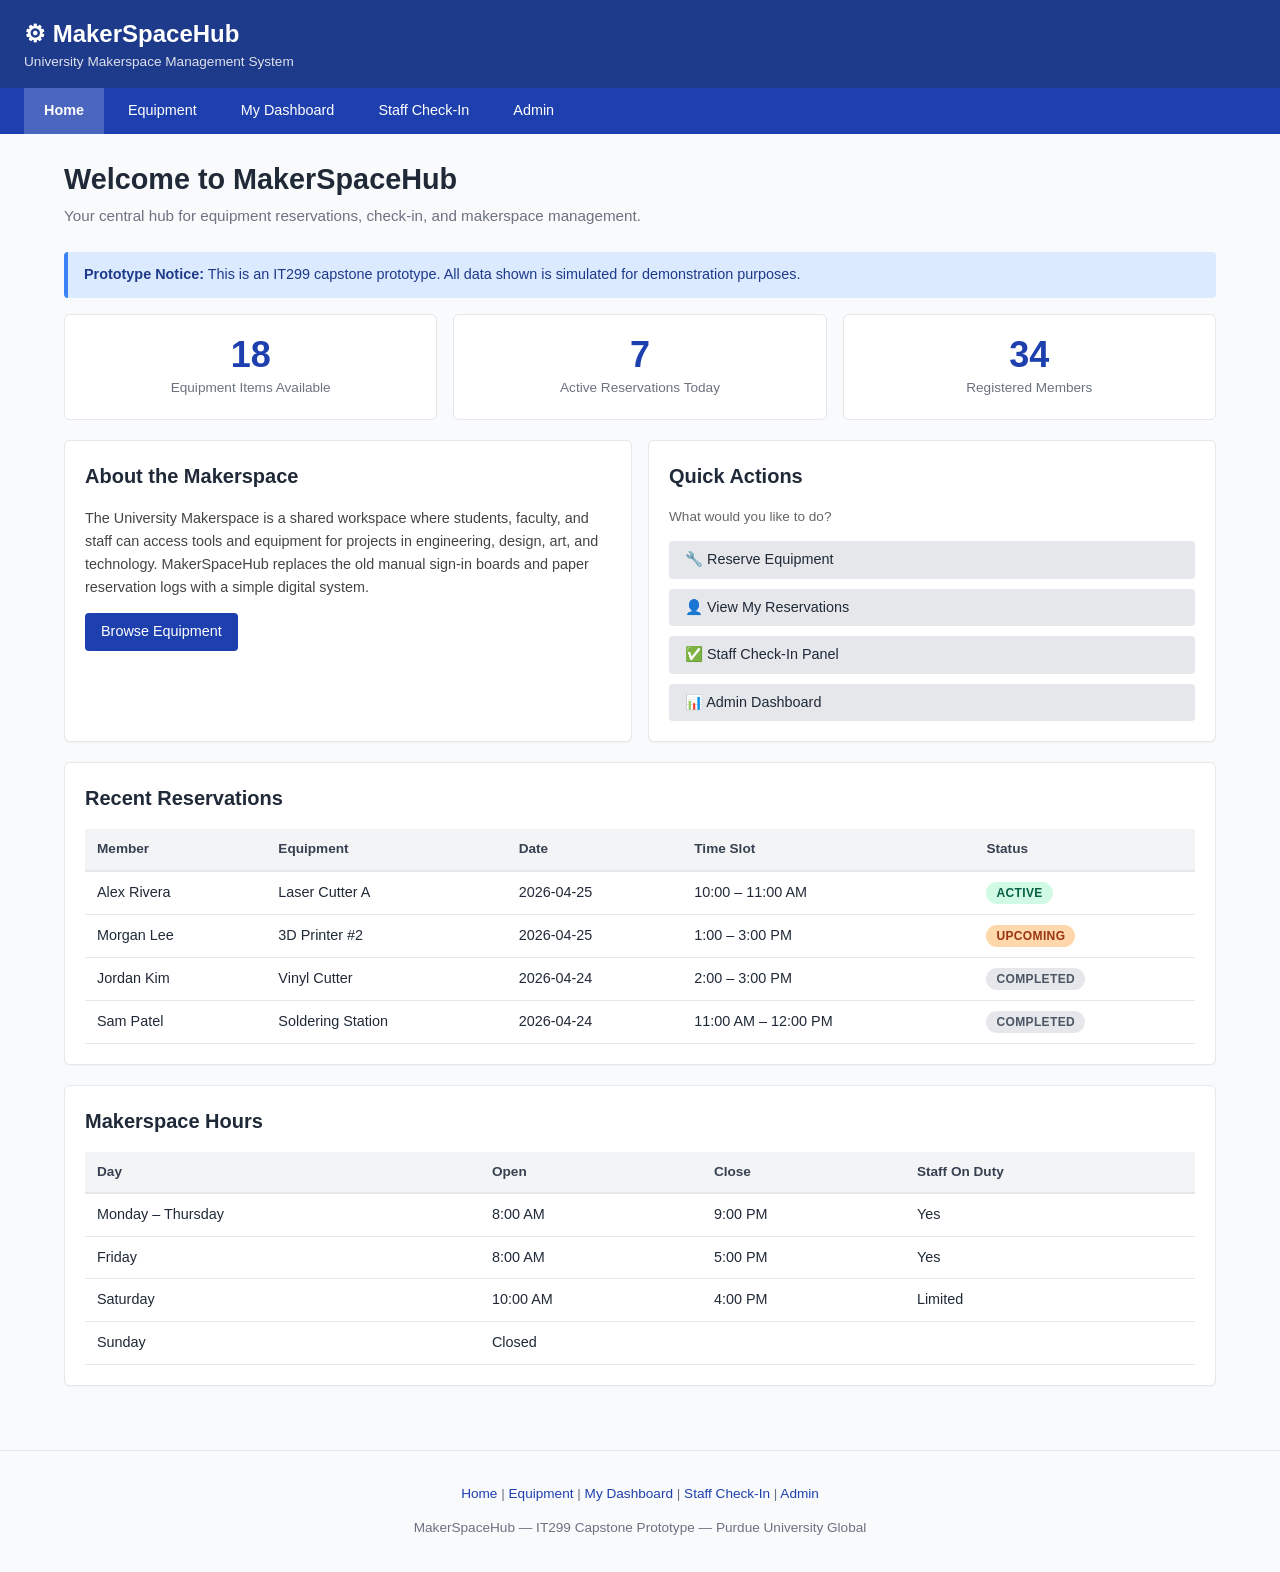
<file: static/index.html>
<!doctype html>
<html lang="en">
<head>
    <meta charset="utf-8">

    <!-- address bar title -->
    <title>MakerSpaceHub — Home</title>

   <link rel="stylesheet" href="css/stylesheet.css">
</head>

<body>

    <header>
        <div>
            <div class="logo-text">&#9881; MakerSpaceHub</div>
            <div class="logo-sub">University Makerspace Management System</div>
        </div>
    </header>

    <nav>
        <ul>
            <li><a href="index.html" class="active">Home</a></li>
            <li><a href="equipment.html">Equipment</a></li>
            <li><a href="dashboard.html">My Dashboard</a></li>
            <li><a href="checkin.html">Staff Check-In</a></li>
            <li><a href="/admin">Admin</a></li>
        </ul>
    </nav>

    <main>

        <h1 class="page-title">Welcome to MakerSpaceHub</h1>
        <p class="page-subtitle">Your central hub for equipment reservations, check-in, and makerspace management.</p>

        <div class="alert alert-info">
            <strong>Prototype Notice:</strong> This is an IT299 capstone prototype. All data shown is simulated for demonstration purposes.
        </div>

        <!-- Quick Stats Row -->
        <div class="grid-3 section-gap">
            <div class="stat-box">
                <div class="stat-number">18</div>
                <div class="stat-label">Equipment Items Available</div>
            </div>
            <div class="stat-box">
                <div class="stat-number">7</div>
                <div class="stat-label">Active Reservations Today</div>
            </div>
            <div class="stat-box">
                <div class="stat-number">34</div>
                <div class="stat-label">Registered Members</div>
            </div>
        </div>

        <!-- Main Content Grid -->
        <div class="grid-2 section-gap">

            <!-- About the Makerspace -->
            <div class="card">
                <h2>About the Makerspace</h2>
                <p style="font-family: Arial, sans-serif; font-size: 0.9rem; line-height: 1.6; color: #444;">
                    The University Makerspace is a shared workspace where students, faculty, and staff
                    can access tools and equipment for projects in engineering, design, art, and technology.
                    MakerSpaceHub replaces the old manual sign-in boards and paper reservation logs with a
                    simple digital system.
                </p>
                <div class="mt-10">
                    <a href="equipment.html" class="btn btn-primary">Browse Equipment</a>
                </div>
            </div>

            <!-- Quick Actions -->
            <div class="card">
                <h2>Quick Actions</h2>
                <p style="font-family: Arial, sans-serif; font-size: 0.85rem; color: #666; margin-bottom: 14px;">What would you like to do?</p>
                <div style="display: flex; flex-direction: column; gap: 10px;">
                    <a href="equipment.html" class="btn btn-secondary">&#128295; Reserve Equipment</a>
                    <a href="dashboard.html" class="btn btn-secondary">&#128100; View My Reservations</a>
                    <a href="checkin.html"   class="btn btn-secondary">&#9989; Staff Check-In Panel</a>
                    <a href="/admin"     class="btn btn-secondary">&#128202; Admin Dashboard</a>
                </div>
            </div>

        </div>

        <!-- Recent Activity Table -->
        <div class="card section-gap">
            <h2>Recent Reservations</h2>
            <table>
                <thead>
                    <tr>
                        <th>Member</th>
                        <th>Equipment</th>
                        <th>Date</th>
                        <th>Time Slot</th>
                        <th>Status</th>
                    </tr>
                </thead>
                <tbody>
                    <tr>
                        <td>Alex Rivera</td>
                        <td>Laser Cutter A</td>
                        <td>2026-04-25</td>
                        <td>10:00 – 11:00 AM</td>
                        <td><span class="badge badge-active">Active</span></td>
                    </tr>
                    <tr>
                        <td>Morgan Lee</td>
                        <td>3D Printer #2</td>
                        <td>2026-04-25</td>
                        <td>1:00 – 3:00 PM</td>
                        <td><span class="badge badge-reserved">Upcoming</span></td>
                    </tr>
                    <tr>
                        <td>Jordan Kim</td>
                        <td>Vinyl Cutter</td>
                        <td>2026-04-24</td>
                        <td>2:00 – 3:00 PM</td>
                        <td><span class="badge badge-inactive">Completed</span></td>
                    </tr>
                    <tr>
                        <td>Sam Patel</td>
                        <td>Soldering Station</td>
                        <td>2026-04-24</td>
                        <td>11:00 AM – 12:00 PM</td>
                        <td><span class="badge badge-inactive">Completed</span></td>
                    </tr>
                </tbody>
            </table>
        </div>

        <!-- Hours & Info -->
        <div class="card">
            <h2>Makerspace Hours</h2>
            <table>
                <thead>
                    <tr>
                        <th>Day</th>
                        <th>Open</th>
                        <th>Close</th>
                        <th>Staff On Duty</th>
                    </tr>
                </thead>
                <tbody>
                    <tr><td>Monday – Thursday</td><td>8:00 AM</td><td>9:00 PM</td><td>Yes</td></tr>
                    <tr><td>Friday</td><td>8:00 AM</td><td>5:00 PM</td><td>Yes</td></tr>
                    <tr><td>Saturday</td><td>10:00 AM</td><td>4:00 PM</td><td>Limited</td></tr>
                    <tr><td>Sunday</td><td colspan="3">Closed</td></tr>
                </tbody>
            </table>
        </div>

    </main>

    <footer>
        <p>
            <a href="index.html">Home</a> |
            <a href="equipment.html">Equipment</a> |
            <a href="dashboard.html">My Dashboard</a> |
            <a href="checkin.html">Staff Check-In</a> |
            <a href="/admin">Admin</a>
        </p>
        <p style="margin-top: 6px;">MakerSpaceHub &mdash; IT299 Capstone Prototype &mdash; Purdue University Global</p>
    </footer>

</body>
</html>
</file>
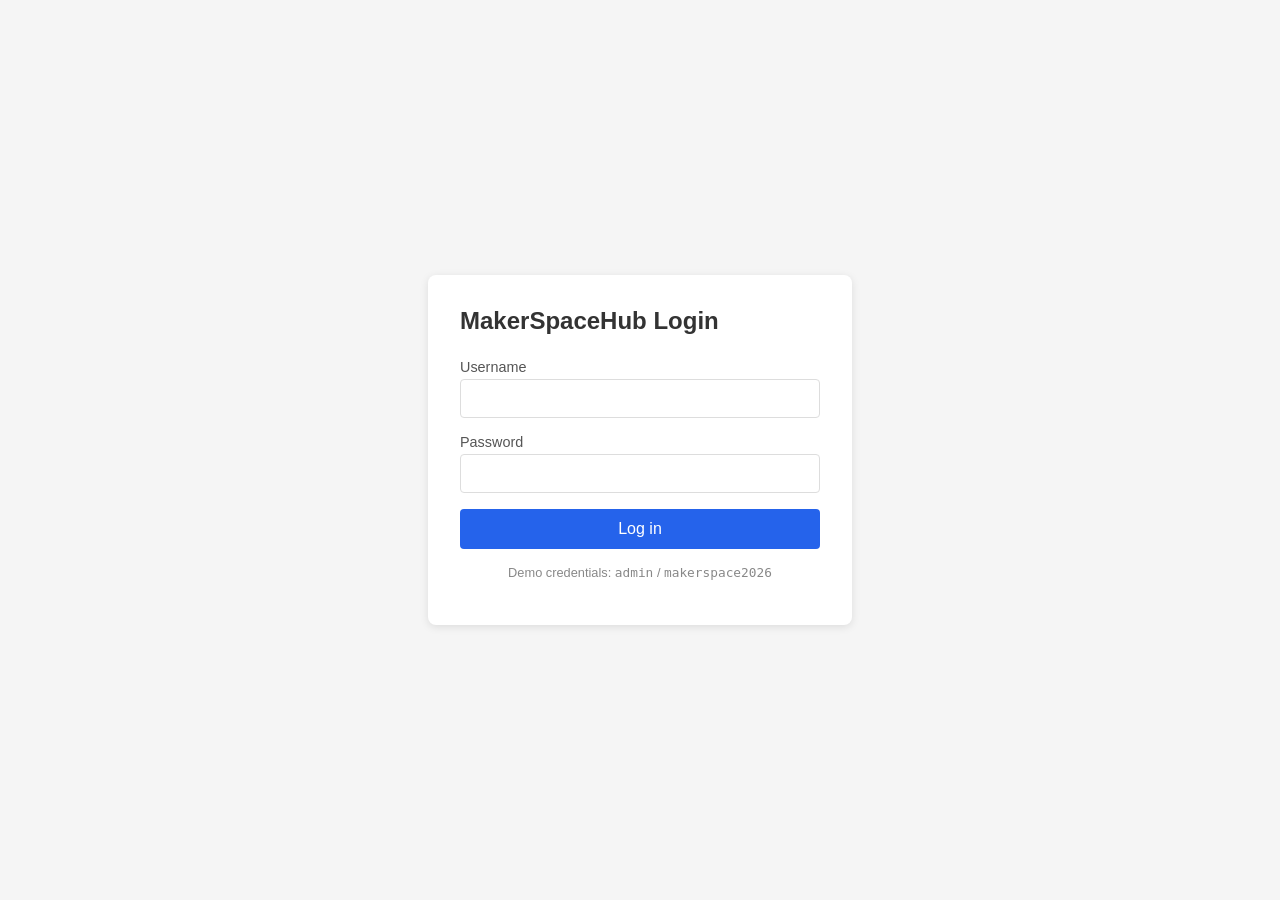
<file: templates/login.html>
<!DOCTYPE html>
<html lang="en">
<head>
    <meta charset="UTF-8">
    <meta name="viewport" content="width=device-width, initial-scale=1.0">
    <title>MakerSpaceHub — Login</title>
    <style>
        body {
            font-family: -apple-system, BlinkMacSystemFont, "Segoe UI", sans-serif;
            background: #f5f5f5;
            display: flex;
            justify-content: center;
            align-items: center;
            min-height: 100vh;
            margin: 0;
        }
        .login-card {
            background: white;
            padding: 2rem;
            border-radius: 8px;
            box-shadow: 0 2px 8px rgba(0, 0, 0, 0.1);
            width: 100%;
            max-width: 360px;
        }
        h1 {
            margin: 0 0 1.5rem 0;
            font-size: 1.5rem;
            color: #333;
        }
        label {
            display: block;
            margin-bottom: 0.25rem;
            font-size: 0.9rem;
            color: #555;
        }
        input {
            width: 100%;
            padding: 0.6rem;
            margin-bottom: 1rem;
            border: 1px solid #ddd;
            border-radius: 4px;
            font-size: 1rem;
            box-sizing: border-box;
        }
        button {
            width: 100%;
            padding: 0.7rem;
            background: #2563eb;
            color: white;
            border: none;
            border-radius: 4px;
            font-size: 1rem;
            cursor: pointer;
        }
        button:hover {
            background: #1d4ed8;
        }
        .message {
            margin-top: 1rem;
            padding: 0.6rem;
            border-radius: 4px;
            font-size: 0.9rem;
            display: none;
        }
        .message.error {
            background: #fee2e2;
            color: #991b1b;
            display: block;
        }
        .message.success {
            background: #d1fae5;
            color: #065f46;
            display: block;
        }
        .hint {
            font-size: 0.8rem;
            color: #888;
            margin-top: 1rem;
            text-align: center;
        }
    </style>
</head>
<body>
    <div class="login-card">
        <h1>MakerSpaceHub Login</h1>
        <form id="loginForm">
            <label for="username">Username</label>
            <input type="text" name="username" autocapitalize="off" autocorrect="off" spellcheck="false" required>

            <label for="password">Password</label>
            <input type="password" id="password" name="password" required>

            <button type="submit">Log in</button>
        </form>
        <div id="message" class="message"></div>
        <p class="hint">Demo credentials: <code>admin</code> / <code>makerspace2026</code></p>
    </div>

    <script>
        const form = document.getElementById('loginForm');
        const message = document.getElementById('message');

        form.addEventListener('submit', async (event) => {
    event.preventDefault();
    const formData = new FormData(form);
    try {
        const response = await fetch('/login', {
            method: 'POST',
            body: formData,
            credentials: 'same-origin'   // ensure the Set-Cookie response is honored
        });
        const data = await response.json();
        if (response.ok) {
            message.className = 'message success';
            message.textContent = data.message + ' — redirecting…';
            // Brief pause so the user sees the success state, then go to admin
            setTimeout(() => {
                window.location.href = data.redirect || '/admin';
            }, 600);
        } else {
            message.className = 'message error';
            message.textContent = data.detail || 'Login failed';
        }
    } catch (err) {
        message.className = 'message error';
        message.textContent = 'Network error: ' + err.message;
    }
});
    </script>
</body>
</html>
</file>
<file: static/css/stylesheet.css>
@charset "utf-8";

/* MakerSpaceHub - Basic Styling */

* { box-sizing: border-box; }

body {
    margin: 0;
    font-family: -apple-system, BlinkMacSystemFont, "Segoe UI", Roboto, Arial, sans-serif;
    font-size: 14px;
    line-height: 1.5;
    color: #1f2937;
    background-color: #f9fafb;
}

/* ==== HEADER ==== */
header {
    background-color: #1e3a8a;
    color: white;
    padding: 16px 24px;
}
.logo-text { font-size: 1.5rem; font-weight: bold; }
.logo-sub  { font-size: 0.85rem; opacity: 0.85; }

/* ==== NAV ==== */
nav {
    background-color: #1e40af;
    padding: 0 24px;
}
nav ul {
    list-style: none;
    margin: 0;
    padding: 0;
    display: flex;
    gap: 4px;
}
nav li a {
    display: block;
    padding: 12px 20px;
    color: white;
    text-decoration: none;
    font-size: 0.9rem;
}
nav li a:hover { background-color: rgba(255,255,255,0.1); }
nav li a.active {
    background-color: rgba(255,255,255,0.2);
    font-weight: bold;
}

/* ==== MAIN ==== */
main {
    max-width: 1200px;
    margin: 0 auto;
    padding: 24px;
}
.page-title {
    margin: 0 0 4px 0;
    font-size: 1.8rem;
    color: #1f2937;
}
.page-subtitle {
    margin: 0 0 24px 0;
    color: #6b7280;
    font-size: 0.95rem;
}
h2 {
    margin: 0 0 16px 0;
    font-size: 1.25rem;
    color: #1f2937;
}

/* ==== CARDS ==== */
.card {
    background-color: white;
    border: 1px solid #e5e7eb;
    border-radius: 6px;
    padding: 20px;
    box-shadow: 0 1px 2px rgba(0,0,0,0.04);
}
.section-gap { margin-bottom: 20px; }

/* ==== GRIDS ==== */
.grid-2 {
    display: grid;
    grid-template-columns: 1fr 1fr;
    gap: 16px;
}
.grid-3 {
    display: grid;
    grid-template-columns: repeat(3, 1fr);
    gap: 16px;
}

/* ==== STAT BOXES ==== */
.stat-box {
    background-color: white;
    border: 1px solid #e5e7eb;
    border-radius: 6px;
    padding: 20px;
    text-align: center;
}
.stat-number {
    font-size: 2.25rem;
    font-weight: bold;
    color: #1e40af;
    line-height: 1.1;
}
.stat-label {
    font-size: 0.85rem;
    color: #6b7280;
    margin-top: 4px;
}

/* ==== FORMS ==== */
.form-group { margin-bottom: 12px; }
.form-group label {
    display: block;
    margin-bottom: 4px;
    font-size: 0.85rem;
    font-weight: 600;
    color: #374151;
}
input[type="text"],
input[type="date"],
input[type="email"],
input[type="password"],
select,
textarea {
    width: 100%;
    padding: 8px 12px;
    border: 1px solid #d1d5db;
    border-radius: 4px;
    font-size: 0.9rem;
    font-family: inherit;
    background-color: white;
}
input:focus, select:focus, textarea:focus {
    outline: none;
    border-color: #3b82f6;
    box-shadow: 0 0 0 3px rgba(59,130,246,0.1);
}
textarea { resize: vertical; }

/* ==== BUTTONS ==== */
.btn {
    display: inline-block;
    padding: 8px 16px;
    border: none;
    border-radius: 4px;
    font-size: 0.9rem;
    font-weight: 500;
    cursor: pointer;
    text-decoration: none;
    font-family: inherit;
}
.btn:disabled { opacity: 0.5; cursor: not-allowed; }

.btn-primary           { background-color: #1e40af; color: white; }
.btn-primary:hover:not(:disabled)   { background-color: #1e3a8a; }

.btn-secondary         { background-color: #e5e7eb; color: #1f2937; }
.btn-secondary:hover:not(:disabled) { background-color: #d1d5db; }

.btn-danger            { background-color: #dc2626; color: white; }
.btn-danger:hover:not(:disabled)    { background-color: #b91c1c; }

.btn-small {
    padding: 4px 10px;
    font-size: 0.8rem;
}

/* ==== TABLES ==== */
table {
    width: 100%;
    border-collapse: collapse;
    font-size: 0.9rem;
}
thead th {
    background-color: #f3f4f6;
    text-align: left;
    padding: 10px 12px;
    font-weight: 600;
    font-size: 0.85rem;
    color: #374151;
    border-bottom: 2px solid #e5e7eb;
}
tbody td {
    padding: 10px 12px;
    border-bottom: 1px solid #e5e7eb;
}
tbody tr:hover { background-color: #f9fafb; }

/* ==== BADGES ==== */
.badge {
    display: inline-block;
    padding: 2px 10px;
    border-radius: 12px;
    font-size: 0.75rem;
    font-weight: 600;
    text-transform: uppercase;
    letter-spacing: 0.03em;
}
.badge-available, .badge-active { background-color: #d1fae5; color: #065f46; }
.badge-reserved                 { background-color: #fed7aa; color: #9a3412; }
.badge-maintenance              { background-color: #fee2e2; color: #991b1b; }
.badge-inactive                 { background-color: #e5e7eb; color: #4b5563; }

/* ==== ALERTS ==== */
.alert {
    padding: 12px 16px;
    border-radius: 4px;
    margin-bottom: 16px;
    font-size: 0.9rem;
}
.alert-info    { background-color: #dbeafe; border-left: 4px solid #3b82f6; color: #1e3a8a; }
.alert-success { background-color: #d1fae5; border-left: 4px solid #10b981; color: #065f46; }
.alert-warning { background-color: #fef3c7; border-left: 4px solid #f59e0b; color: #92400e; }

/* ==== UTILITIES ==== */
.mt-10      { margin-top: 10px; }
.text-right { text-align: right; }

/* ==== FOOTER ==== */
footer {
    margin-top: 40px;
    padding: 20px 24px;
    text-align: center;
    color: #6b7280;
    font-size: 0.85rem;
    border-top: 1px solid #e5e7eb;
}
footer a {
    color: #1e40af;
    text-decoration: none;
}
footer a:hover { text-decoration: underline; }
</file>
